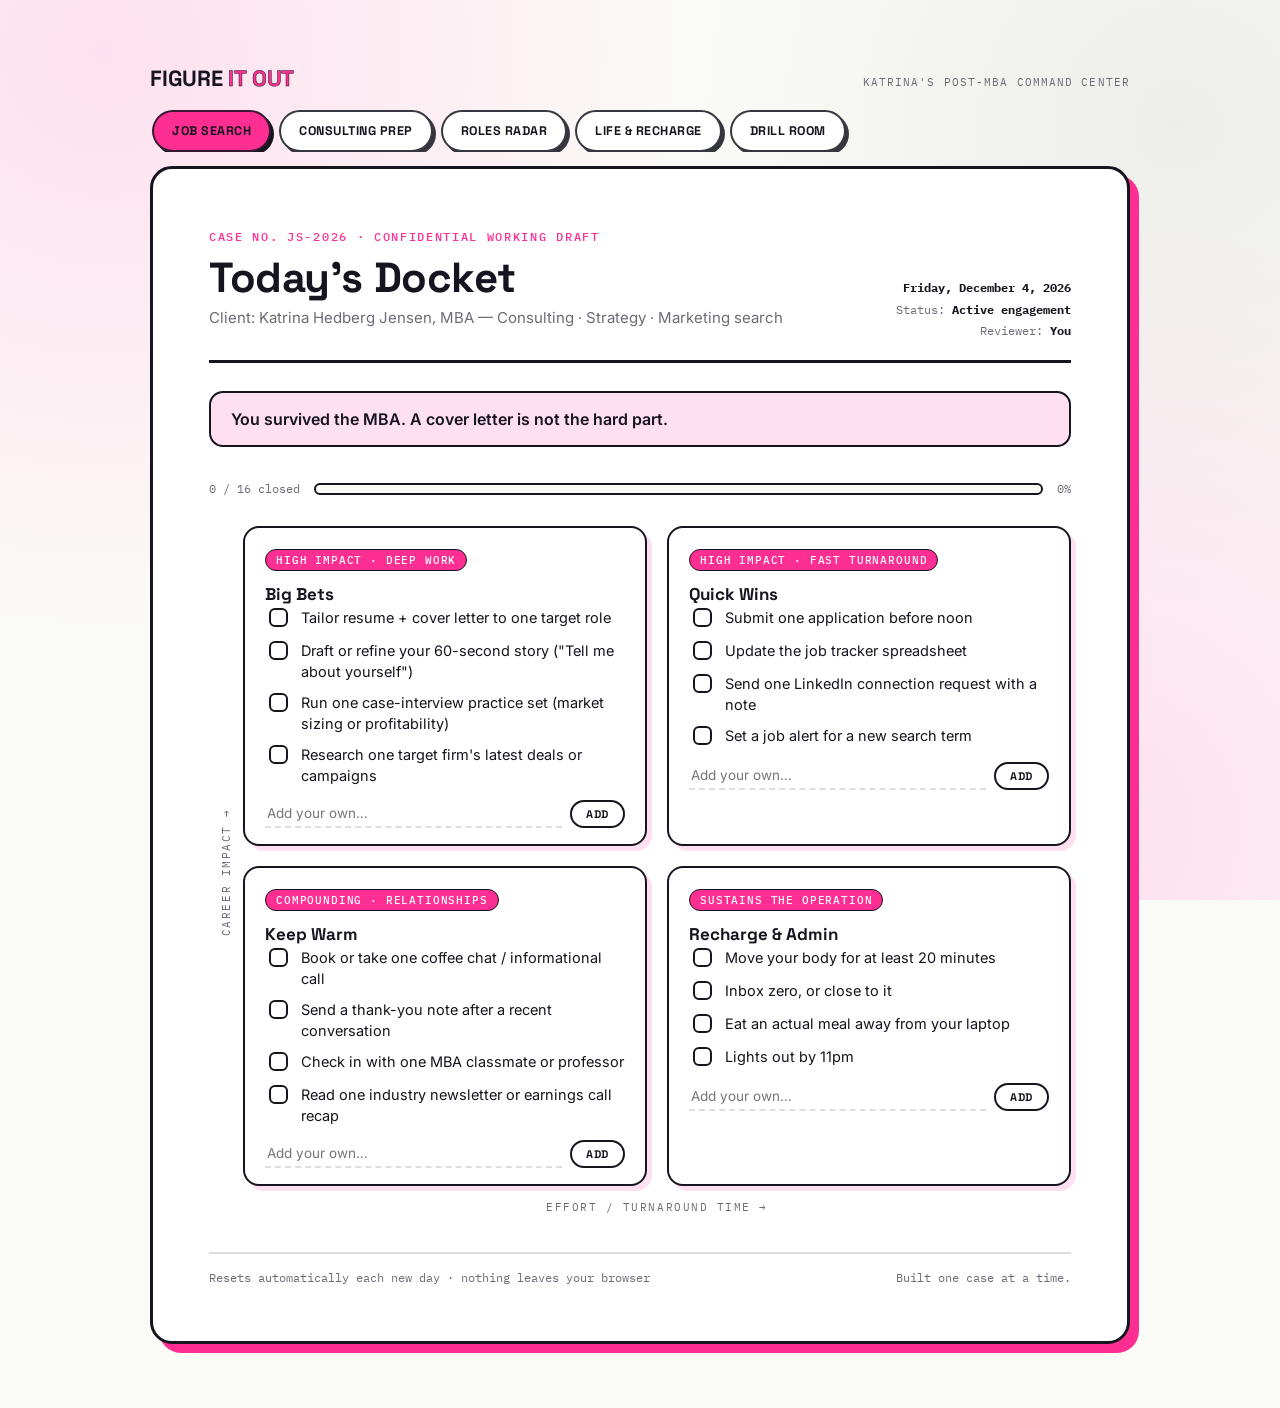
<file: index.html>
<!DOCTYPE html>
<html lang="en">
<head>
<meta charset="UTF-8">
<meta name="viewport" content="width=device-width, initial-scale=1.0">
<title>Figure It Out — Job Search Docket</title>
<link rel="preconnect" href="https://fonts.googleapis.com">
<link rel="preconnect" href="https://fonts.gstatic.com" crossorigin>
<link href="https://fonts.googleapis.com/css2?family=Space+Grotesk:wght@500;700&family=Inter:wght@400;500;600;700&family=IBM+Plex+Mono:wght@400;500&display=swap" rel="stylesheet">
<link rel="stylesheet" href="styles.css">
</head>
<body class="page-jobs">
<div class="wrap">

  <div class="brand-row">
    <a href="index.html" class="brand">FIGURE <span>IT OUT</span></a>
    <span class="brand-tag">Katrina's post-MBA command center</span>
  </div>

  <nav class="folder-tabs">
    <a class="folder-tab active" href="index.html">Job Search</a>
    <a class="folder-tab" href="prep.html">Consulting Prep</a>
    <a class="folder-tab" href="roles.html">Roles Radar</a>
    <a class="folder-tab" href="life.html">Life &amp; Recharge</a>
    <a class="folder-tab" href="drills.html">Drill Room</a>
  </nav>

  <div class="sheet">
    <header class="masthead">
      <div>
        <span class="case-label">Case No. JS-2026 · Confidential Working Draft</span>
        <h1>Today's Docket</h1>
        <p class="subject">Client: Katrina Hedberg Jensen, MBA — Consulting · Strategy · Marketing search</p>
      </div>
      <div class="docket-meta">
        <div><strong id="today-date">—</strong></div>
        <div>Status: <strong>Active engagement</strong></div>
        <div>Reviewer: <strong>You</strong></div>
      </div>
    </header>

    <p class="mantra" id="mantra">Loading today's mantra…</p>

    <div class="progress-row">
      <span id="progress-label">0 / 0 closed</span>
      <div class="progress-track"><div class="progress-fill" id="progress-fill"></div></div>
      <span id="progress-pct">0%</span>
    </div>

    <div class="matrix-axes">
      <div class="y-axis-label">Career impact →</div>
      <div>
        <div class="card-grid">

          <div class="card" data-quad="bigbets">
            <span class="stamp" id="stamp-bigbets">CLOSED</span>
            <span class="tag">High impact · Deep work</span>
            <h2>Big Bets</h2>
            <ul class="tasks" data-list="bigbets">
              <li><label><input type="checkbox"><span>Tailor resume + cover letter to one target role</span></label></li>
              <li><label><input type="checkbox"><span>Draft or refine your 60-second story ("Tell me about yourself")</span></label></li>
              <li><label><input type="checkbox"><span>Run one case-interview practice set (market sizing or profitability)</span></label></li>
              <li><label><input type="checkbox"><span>Research one target firm's latest deals or campaigns</span></label></li>
            </ul>
            <div class="custom-row"><input type="text" placeholder="Add your own…"><button type="button">Add</button></div>
          </div>

          <div class="card" data-quad="quickwins">
            <span class="stamp" id="stamp-quickwins">CLOSED</span>
            <span class="tag">High impact · Fast turnaround</span>
            <h2>Quick Wins</h2>
            <ul class="tasks" data-list="quickwins">
              <li><label><input type="checkbox"><span>Submit one application before noon</span></label></li>
              <li><label><input type="checkbox"><span>Update the job tracker spreadsheet</span></label></li>
              <li><label><input type="checkbox"><span>Send one LinkedIn connection request with a note</span></label></li>
              <li><label><input type="checkbox"><span>Set a job alert for a new search term</span></label></li>
            </ul>
            <div class="custom-row"><input type="text" placeholder="Add your own…"><button type="button">Add</button></div>
          </div>

          <div class="card" data-quad="keepwarm">
            <span class="stamp" id="stamp-keepwarm">CLOSED</span>
            <span class="tag">Compounding · Relationships</span>
            <h2>Keep Warm</h2>
            <ul class="tasks" data-list="keepwarm">
              <li><label><input type="checkbox"><span>Book or take one coffee chat / informational call</span></label></li>
              <li><label><input type="checkbox"><span>Send a thank-you note after a recent conversation</span></label></li>
              <li><label><input type="checkbox"><span>Check in with one MBA classmate or professor</span></label></li>
              <li><label><input type="checkbox"><span>Read one industry newsletter or earnings call recap</span></label></li>
            </ul>
            <div class="custom-row"><input type="text" placeholder="Add your own…"><button type="button">Add</button></div>
          </div>

          <div class="card" data-quad="recharge">
            <span class="stamp" id="stamp-recharge">CLOSED</span>
            <span class="tag">Sustains the operation</span>
            <h2>Recharge &amp; Admin</h2>
            <ul class="tasks" data-list="recharge">
              <li><label><input type="checkbox"><span>Move your body for at least 20 minutes</span></label></li>
              <li><label><input type="checkbox"><span>Inbox zero, or close to it</span></label></li>
              <li><label><input type="checkbox"><span>Eat an actual meal away from your laptop</span></label></li>
              <li><label><input type="checkbox"><span>Lights out by 11pm</span></label></li>
            </ul>
            <div class="custom-row"><input type="text" placeholder="Add your own…"><button type="button">Add</button></div>
          </div>

        </div>
        <div class="x-axis-label">Effort / turnaround time →</div>
      </div>
    </div>

    <footer class="site-footer">
      <span>Resets automatically each new day · nothing leaves your browser</span>
      <span>Built one case at a time.</span>
    </footer>
  </div>
</div>

<script>
(function(){
  const today = new Date();
  const dateStr = today.toLocaleDateString(undefined, { weekday: 'long', year: 'numeric', month: 'long', day: 'numeric' });
  document.getElementById('today-date').textContent = dateStr;

  const storageKey = 'docket-' + today.toISOString().slice(0,10);
  const customKey = storageKey + '-custom';

  const mantras = [
    "Every case starts with a hypothesis. Today's is: you're worth hiring.",
    "You don't need every door open. You need one to say yes.",
    "MECE your to-do list, not your worth.",
    "Momentum beats motivation. Close one item first.",
    "A 'no' today is a data point, not a verdict.",
    "The recruiter's calendar is not your report card.",
    "Small deal, real deal: quick wins compound into big bets.",
    "You survived the MBA. A cover letter is not the hard part."
  ];
  const dayIndex = Math.floor(today.getTime() / 86400000) % mantras.length;
  document.getElementById('mantra').textContent = mantras[dayIndex];

  const saved = JSON.parse(localStorage.getItem(storageKey) || '{}');
  const checkboxes = Array.from(document.querySelectorAll('.tasks input[type="checkbox"]'));

  checkboxes.forEach((box, i) => {
    box.dataset.idx = i;
    if (saved[i]) box.checked = true;
  });

  function quadIdFor(box){ return box.closest('.card').dataset.quad; }

  function updateStamp(quad){
    const list = document.querySelector('.tasks[data-list="' + quad + '"]');
    const boxes = list.querySelectorAll('input[type="checkbox"]');
    const allDone = boxes.length > 0 && Array.from(boxes).every(b => b.checked);
    const stamp = document.getElementById('stamp-' + quad);
    stamp.classList.toggle('show', allDone);
  }

  function updateProgress(){
    const total = checkboxes.length;
    const done = checkboxes.filter(b => b.checked).length;
    const pct = total ? Math.round((done/total)*100) : 0;
    document.getElementById('progress-label').textContent = done + ' / ' + total + ' closed';
    document.getElementById('progress-pct').textContent = pct + '%';
    document.getElementById('progress-fill').style.width = pct + '%';
  }

  function persist(){
    const state = {};
    checkboxes.forEach((b, i) => { state[i] = b.checked; });
    localStorage.setItem(storageKey, JSON.stringify(state));
  }

  checkboxes.forEach(box => {
    box.addEventListener('change', () => {
      persist();
      updateProgress();
      updateStamp(quadIdFor(box));
    });
  });

  ['bigbets','quickwins','keepwarm','recharge'].forEach(updateStamp);
  updateProgress();

  const customTasks = JSON.parse(localStorage.getItem(customKey) || '{}');

  function addCustomTask(quad, text, list){
    const li = document.createElement('li');
    const label = document.createElement('label');
    const input = document.createElement('input');
    input.type = 'checkbox';
    const span = document.createElement('span');
    span.textContent = text;
    label.appendChild(input);
    label.appendChild(span);
    li.appendChild(label);
    list.appendChild(li);
    checkboxes.push(input);
    input.addEventListener('change', () => {
      persist();
      updateProgress();
      updateStamp(quad);
    });
  }

  document.querySelectorAll('.custom-row').forEach(row => {
    const card = row.closest('.card');
    const quad = card.dataset.quad;
    const list = card.querySelector('.tasks');
    const input = row.querySelector('input[type="text"]');
    const button = row.querySelector('button');

    (customTasks[quad] || []).forEach(text => addCustomTask(quad, text, list));

    function submit(){
      const text = input.value.trim();
      if (!text) return;
      addCustomTask(quad, text, list);
      customTasks[quad] = customTasks[quad] || [];
      customTasks[quad].push(text);
      localStorage.setItem(customKey, JSON.stringify(customTasks));
      input.value = '';
      updateProgress();
      updateStamp(quad);
    }

    button.addEventListener('click', submit);
    input.addEventListener('keydown', e => { if (e.key === 'Enter') submit(); });
  });

  updateProgress();
})();
</script>
</body>
</html>
</file>
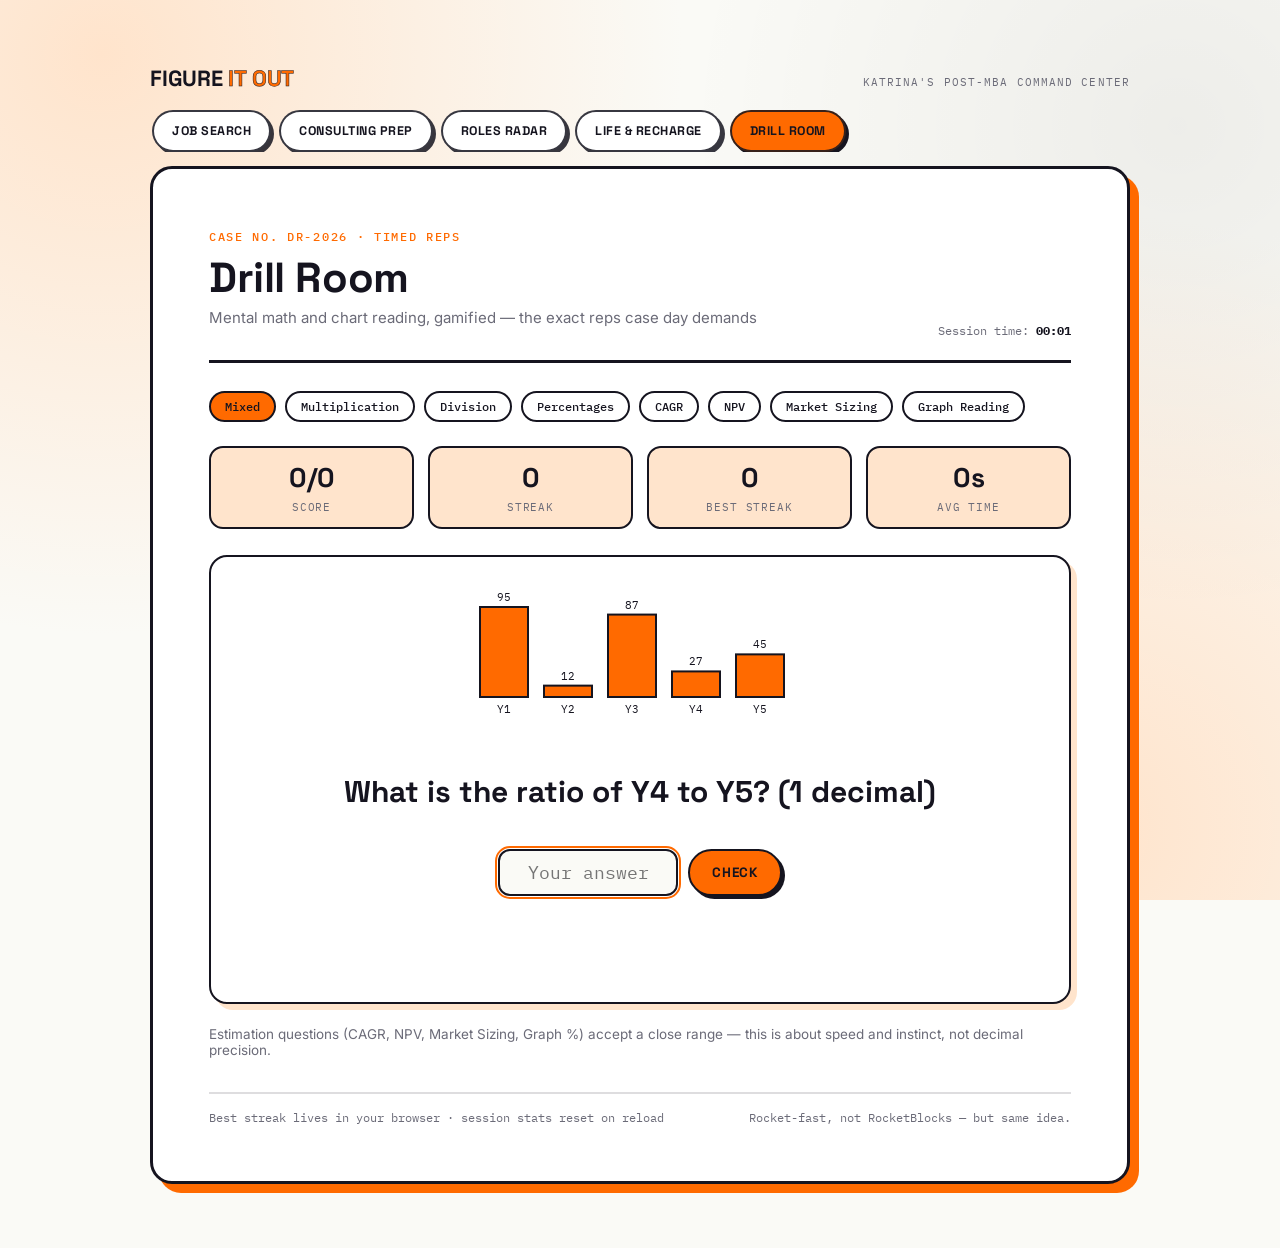
<file: drills.html>
<!DOCTYPE html>
<html lang="en">
<head>
<meta charset="UTF-8">
<meta name="viewport" content="width=device-width, initial-scale=1.0">
<title>Figure It Out — Drill Room</title>
<link rel="preconnect" href="https://fonts.googleapis.com">
<link rel="preconnect" href="https://fonts.gstatic.com" crossorigin>
<link href="https://fonts.googleapis.com/css2?family=Space+Grotesk:wght@500;700&family=Inter:wght@400;500;600;700&family=IBM+Plex+Mono:wght@400;500&display=swap" rel="stylesheet">
<link rel="stylesheet" href="styles.css">
</head>
<body class="page-drills">
<div class="wrap">

  <div class="brand-row">
    <a href="index.html" class="brand">FIGURE <span>IT OUT</span></a>
    <span class="brand-tag">Katrina's post-MBA command center</span>
  </div>

  <nav class="folder-tabs">
    <a class="folder-tab" href="index.html">Job Search</a>
    <a class="folder-tab" href="prep.html">Consulting Prep</a>
    <a class="folder-tab" href="roles.html">Roles Radar</a>
    <a class="folder-tab" href="life.html">Life &amp; Recharge</a>
    <a class="folder-tab active" href="drills.html">Drill Room</a>
  </nav>

  <div class="sheet">
    <header class="masthead">
      <div>
        <span class="case-label">Case No. DR-2026 · Timed Reps</span>
        <h1>Drill Room</h1>
        <p class="subject">Mental math and chart reading, gamified — the exact reps case day demands</p>
      </div>
      <div class="docket-meta">
        <div>Session time: <strong id="stat-timer">00:00</strong></div>
      </div>
    </header>

    <div class="chip-list" id="category-chips">
      <span class="chip selectable active" data-cat="mixed">Mixed</span>
      <span class="chip selectable" data-cat="multiplication">Multiplication</span>
      <span class="chip selectable" data-cat="division">Division</span>
      <span class="chip selectable" data-cat="percentages">Percentages</span>
      <span class="chip selectable" data-cat="cagr">CAGR</span>
      <span class="chip selectable" data-cat="npv">NPV</span>
      <span class="chip selectable" data-cat="marketsizing">Market Sizing</span>
      <span class="chip selectable" data-cat="graph">Graph Reading</span>
    </div>

    <div class="stat-row">
      <div class="stat-box"><span class="num" id="stat-score">0/0</span><span class="lbl">Score</span></div>
      <div class="stat-box"><span class="num" id="stat-streak">0</span><span class="lbl">Streak</span></div>
      <div class="stat-box"><span class="num" id="stat-best">0</span><span class="lbl">Best streak</span></div>
      <div class="stat-box"><span class="num" id="stat-avg">0s</span><span class="lbl">Avg time</span></div>
    </div>

    <div class="drill-card">
      <div id="drill-graph-holder" style="display:flex; justify-content:center;"></div>
      <div class="drill-prompt" id="drill-prompt">Loading…</div>
      <div class="drill-input-row">
        <input type="text" id="drill-answer" inputmode="decimal" autocomplete="off" placeholder="Your answer">
        <button class="btn" id="submit-btn">Check</button>
        <button class="btn ghost" id="next-btn" style="display:none;">Next →</button>
      </div>
      <div class="drill-feedback" id="drill-feedback"></div>
    </div>

    <p class="section-note" style="margin-top:22px;">Estimation questions (CAGR, NPV, Market Sizing, Graph %) accept a close range — this is about speed and instinct, not decimal precision.</p>

    <footer class="site-footer">
      <span>Best streak lives in your browser · session stats reset on reload</span>
      <span>Rocket-fast, not RocketBlocks — but same idea.</span>
    </footer>
  </div>
</div>

<script>
(function(){
  function randInt(min,max){ return Math.floor(Math.random()*(max-min+1))+min; }
  function pick(arr){ return arr[randInt(0,arr.length-1)]; }

  function genMultiplication(){
    let a,b;
    if (Math.random()<0.3){ a=randInt(2,9); b=randInt(11,99); } else { a=randInt(11,99); b=randInt(11,99); }
    const answer = a*b;
    return {
      prompt: a + ' × ' + b + ' = ?',
      check: (val) => { const num=parseFloat(val.replace(/,/g,'')); return { ok: num===answer, correctText:String(answer) }; },
      explanation: 'Break it apart, e.g. ' + a + ' × ' + b + ' = ' + answer + '.'
    };
  }

  function genDivision(){
    const divisor = randInt(4,60);
    const quotient = randInt(3,40);
    const dividend = divisor*quotient;
    return {
      prompt: dividend + ' ÷ ' + divisor + ' = ?',
      check: (val) => { const num=parseFloat(val); return { ok: num===quotient, correctText:String(quotient) }; },
      explanation: dividend + ' ÷ ' + divisor + ' = ' + quotient + '.'
    };
  }

  const NICE_PCTS = [5,10,15,20,25,50,75];
  function genPercentages(){
    const pct = pick(NICE_PCTS);
    const base = 20*randInt(1,45);
    const answer = Math.round(pct/100*base);
    if (Math.random()<0.5){
      return {
        prompt: 'What is ' + pct + '% of ' + base + '?',
        check: (val)=>{ const num=parseFloat(val); return {ok:num===answer, correctText:String(answer)}; },
        explanation: pct + '% of ' + base + ' = ' + answer + '.'
      };
    }
    return {
      prompt: answer + ' is what percent of ' + base + '?',
      check: (val)=>{ const num=parseFloat(val); return {ok:num===pct, correctText:pct+'%'}; },
      explanation: answer + ' / ' + base + ' = ' + pct + '%.'
    };
  }

  function genCAGR(){
    const rates=[5,10,15,20,25,30];
    const r = pick(rates);
    const n = randInt(1,3);
    const start = 20*randInt(5,45);
    const endExact = start*Math.pow(1+r/100, n);
    const end = Math.round(endExact/5)*5;
    return {
      prompt: '$' + start + ' grows to $' + end + ' over ' + n + ' year' + (n>1?'s':'') + '. CAGR ≈ ? (%)',
      check: (val)=>{ const num=parseFloat(val); return { ok: Math.abs(num-r)<=1.5, correctText: '~'+r+'%' }; },
      explanation: 'CAGR = (End / Start)^(1/years) − 1 ≈ ' + r + '%.'
    };
  }

  function genNPV(){
    const cf = 100*randInt(2,20);
    const rate = pick([5,10,15,20]);
    const n = randInt(1,3);
    const pv = cf/Math.pow(1+rate/100,n);
    const pvRounded = Math.round(pv/10)*10;
    return {
      prompt: 'Receive $' + cf + ' in ' + n + ' year' + (n>1?'s':'') + '. Discount rate ' + rate + '%. PV ≈ ? (nearest $10)',
      check: (val)=>{ const num=parseFloat(val); const tol=Math.max(10, pvRounded*0.1); return { ok: Math.abs(num-pvRounded)<=tol, correctText: '~$'+pvRounded }; },
      explanation: 'PV = ' + cf + ' / (1.' + rate.toString().padStart(2,'0') + ')^' + n + ' ≈ $' + Math.round(pv) + '.'
    };
  }

  function genMarketSizing(){
    const templates = [
      () => {
        const pop = 10*randInt(4,60);
        const adultPct = pick([50,55,60,65,70]);
        const ownPct = pick([20,30,40,50,60]);
        return { answer: pop*(adultPct/100)*(ownPct/100), unit:'million cars',
          prompt: 'Assume a country has a population of ' + pop + ' million. ' + adultPct + '% are adults, and ' + ownPct + '% of adults own a car. Roughly how many million cars? (nearest 5)' };
      },
      () => {
        const households = 10*randInt(5,80);
        const pctSubscribe = pick([10,15,20,25,30,35]);
        return { answer: households*(pctSubscribe/100), unit:'thousand households',
          prompt: 'A city has ' + households + ' thousand households. ' + pctSubscribe + '% subscribe to a streaming service. Roughly how many thousand households subscribe? (nearest 5)' };
      },
      () => {
        const pop = 10*randInt(3,50);
        const visitPct = pick([5,10,15,20]);
        const timesPerYear = pick([2,3,4,6]);
        return { answer: pop*(visitPct/100)*timesPerYear, unit:'million visits/year',
          prompt: 'A region has ' + pop + ' million people. ' + visitPct + '% visit a theme park, averaging ' + timesPerYear + ' visits/year. Roughly how many million visits per year? (nearest 5)' };
      }
    ];
    const t = pick(templates)();
    const rounded = Math.round(t.answer/5)*5;
    return {
      prompt: t.prompt,
      check: (val)=>{ const num=parseFloat(val); const tol=Math.max(5, rounded*0.15); return { ok: Math.abs(num-rounded)<=tol, correctText:'~'+rounded }; },
      explanation: 'Chain the assumptions step by step: ≈ ' + rounded + ' ' + t.unit + '.'
    };
  }

  function buildBarSVG(labels, values){
    const max = Math.max(...values);
    const barW=48, gap=16, baseY=110;
    let bars='';
    labels.forEach((lab,i)=>{
      const barH = (values[i]/max)*90;
      const x = 10 + i*(barW+gap);
      const y = baseY-barH;
      bars += '<rect x="'+x+'" y="'+y+'" width="'+barW+'" height="'+barH+'"></rect>';
      bars += '<text x="'+(x+barW/2)+'" y="'+(baseY+16)+'" text-anchor="middle">'+lab+'</text>';
      bars += '<text x="'+(x+barW/2)+'" y="'+(y-6)+'" text-anchor="middle">'+values[i]+'</text>';
    });
    const width = 20 + labels.length*(barW+gap);
    return '<svg class="drill-graph" viewBox="0 0 '+width+' 140" width="100%" style="max-width:'+width+'px" height="140">' + bars + '</svg>';
  }

  function genGraph(){
    const n = randInt(4,5);
    const values = Array.from({length:n}, ()=>randInt(10,100));
    const labels = Array.from({length:n}, (_,i)=>'Y'+(i+1));
    const svg = buildBarSVG(labels, values);
    const subtype = pick(['change','extreme','ratio']);

    if (subtype==='change'){
      const i = randInt(0,n-2), j=i+1;
      const a=values[i], b=values[j];
      const rounded = Math.round(((b-a)/a)*100);
      return {
        prompt: 'From ' + labels[i] + ' to ' + labels[j] + ', what is the % change? (nearest whole %, use − for a drop)',
        graph: svg,
        check: (val)=>{ const num=parseFloat(val); return { ok: Math.abs(num-rounded)<=2, correctText: rounded+'%' }; },
        explanation: '(' + b + ' − ' + a + ') / ' + a + ' ≈ ' + rounded + '%.'
      };
    }
    if (subtype==='extreme'){
      const wantMax = Math.random()<0.5;
      const target = wantMax ? Math.max(...values) : Math.min(...values);
      const idx = values.indexOf(target);
      return {
        prompt: 'Which year has the ' + (wantMax?'highest':'lowest') + ' value? (type Y1, Y2, …)',
        graph: svg,
        check: (val)=>{ const ok = val.trim().toUpperCase().replace(/\s/g,'') === labels[idx]; return { ok, correctText: labels[idx] }; },
        explanation: labels[idx] + ' is the ' + (wantMax?'highest':'lowest') + ' at ' + target + '.'
      };
    }
    let i = randInt(0,n-1), j=randInt(0,n-1);
    while (j===i) j = randInt(0,n-1);
    const ratio = values[i]/values[j];
    const rounded = Math.round(ratio*10)/10;
    return {
      prompt: 'What is the ratio of ' + labels[i] + ' to ' + labels[j] + '? (1 decimal)',
      graph: svg,
      check: (val)=>{ const num=parseFloat(val); return { ok: Math.abs(num-rounded)<=0.15, correctText: rounded.toFixed(1) }; },
      explanation: values[i] + ' / ' + values[j] + ' ≈ ' + rounded.toFixed(1) + '.'
    };
  }

  const GENERATORS = {
    multiplication: genMultiplication,
    division: genDivision,
    percentages: genPercentages,
    cagr: genCAGR,
    npv: genNPV,
    marketsizing: genMarketSizing,
    graph: genGraph
  };
  const CATEGORY_KEYS = Object.keys(GENERATORS);

  let activeCategory = 'mixed';
  let current = null;
  let score=0, total=0, streak=0;
  let bestStreak = parseInt(localStorage.getItem('drills-best-streak') || '0', 10);
  let totalTimeMs=0, answeredCount=0;
  let questionStartTime=null;
  let sessionStartTime=Date.now();

  const promptEl = document.getElementById('drill-prompt');
  const graphHolder = document.getElementById('drill-graph-holder');
  const input = document.getElementById('drill-answer');
  const feedback = document.getElementById('drill-feedback');
  const submitBtn = document.getElementById('submit-btn');
  const nextBtn = document.getElementById('next-btn');

  function newQuestion(){
    const key = activeCategory==='mixed' ? pick(CATEGORY_KEYS) : activeCategory;
    current = GENERATORS[key]();
    questionStartTime = Date.now();
    graphHolder.innerHTML = current.graph || '';
    promptEl.textContent = current.prompt;
    input.value = '';
    input.disabled = false;
    input.focus();
    feedback.innerHTML = '';
    feedback.className = 'drill-feedback';
    submitBtn.style.display = 'inline-block';
    nextBtn.style.display = 'none';
  }

  function updateStats(){
    document.getElementById('stat-score').textContent = score + '/' + total;
    document.getElementById('stat-streak').textContent = streak;
    document.getElementById('stat-best').textContent = bestStreak;
    const avg = answeredCount ? Math.round(totalTimeMs/answeredCount/100)/10 : 0;
    document.getElementById('stat-avg').textContent = avg + 's';
  }

  function submitAnswer(){
    const val = input.value.trim();
    if (!val) return;
    const result = current.check(val);
    total++;
    totalTimeMs += (Date.now()-questionStartTime);
    answeredCount++;
    if (result.ok){
      score++; streak++;
      if (streak > bestStreak){ bestStreak = streak; localStorage.setItem('drills-best-streak', String(bestStreak)); }
      feedback.className = 'drill-feedback correct';
      feedback.innerHTML = '<span class="verdict">Correct.</span>' + current.explanation;
    } else {
      streak = 0;
      feedback.className = 'drill-feedback wrong';
      feedback.innerHTML = '<span class="verdict">Not quite — answer: ' + result.correctText + '</span>' + current.explanation;
    }
    input.disabled = true;
    submitBtn.style.display = 'none';
    nextBtn.style.display = 'inline-block';
    nextBtn.focus();
    updateStats();
  }

  submitBtn.addEventListener('click', submitAnswer);
  nextBtn.addEventListener('click', newQuestion);
  input.addEventListener('keydown', (e) => {
    if (e.key !== 'Enter') return;
    if (!input.disabled) submitAnswer(); else newQuestion();
  });

  document.querySelectorAll('#category-chips .chip').forEach(chip => {
    chip.addEventListener('click', () => {
      document.querySelectorAll('#category-chips .chip').forEach(c => c.classList.remove('active'));
      chip.classList.add('active');
      activeCategory = chip.dataset.cat;
      newQuestion();
    });
  });

  function tickTimer(){
    const secs = Math.floor((Date.now()-sessionStartTime)/1000);
    const mm = String(Math.floor(secs/60)).padStart(2,'0');
    const ss = String(secs%60).padStart(2,'0');
    document.getElementById('stat-timer').textContent = mm+':'+ss;
  }
  setInterval(tickTimer, 1000);

  updateStats();
  newQuestion();
})();
</script>
</body>
</html>
</file>
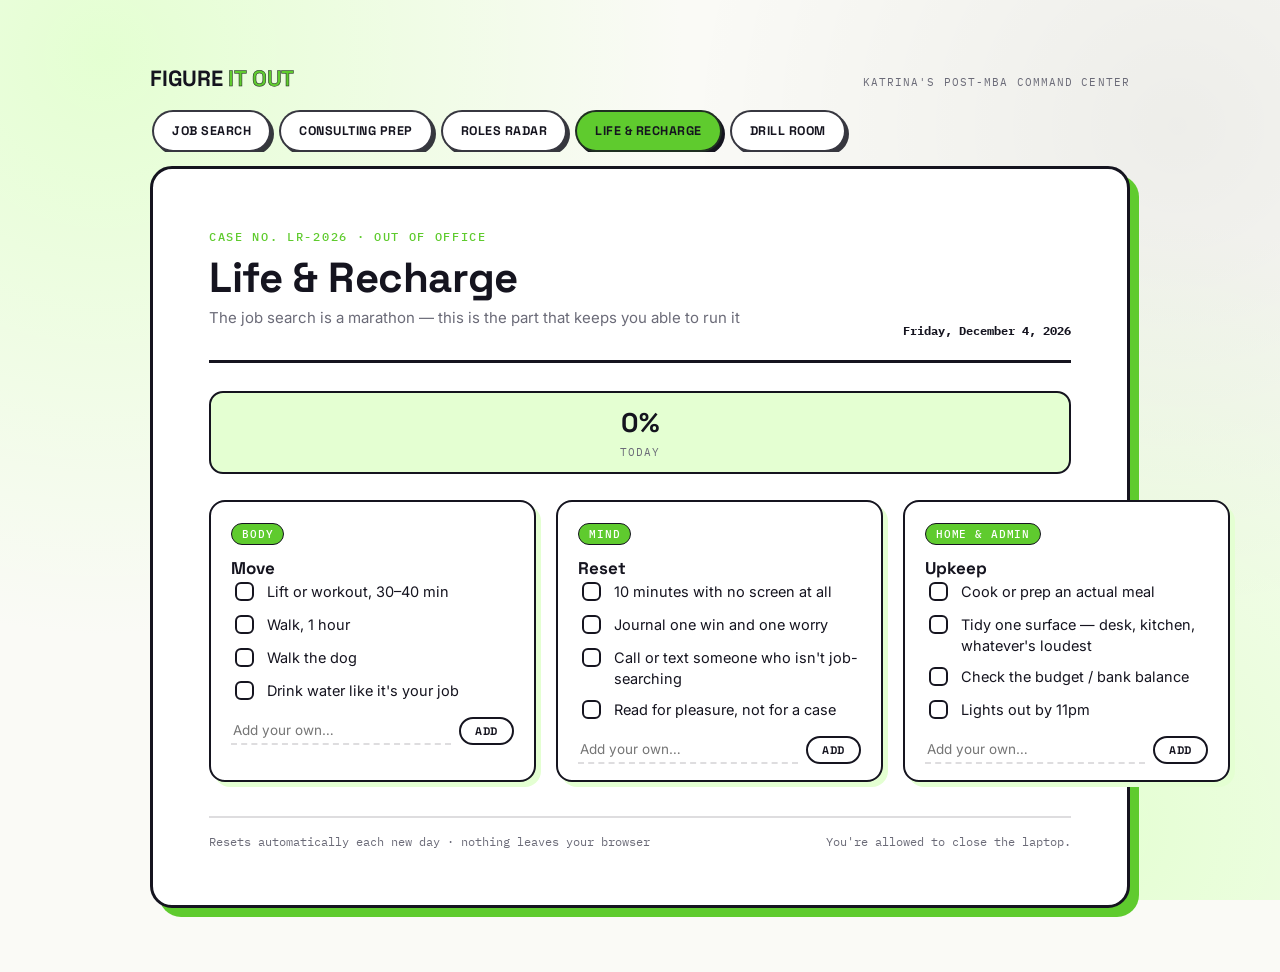
<file: life.html>
<!DOCTYPE html>
<html lang="en">
<head>
<meta charset="UTF-8">
<meta name="viewport" content="width=device-width, initial-scale=1.0">
<title>Figure It Out — Life &amp; Recharge</title>
<link rel="preconnect" href="https://fonts.googleapis.com">
<link rel="preconnect" href="https://fonts.gstatic.com" crossorigin>
<link href="https://fonts.googleapis.com/css2?family=Space+Grotesk:wght@500;700&family=Inter:wght@400;500;600;700&family=IBM+Plex+Mono:wght@400;500&display=swap" rel="stylesheet">
<link rel="stylesheet" href="styles.css">
</head>
<body class="page-life">
<div class="wrap">

  <div class="brand-row">
    <a href="index.html" class="brand">FIGURE <span>IT OUT</span></a>
    <span class="brand-tag">Katrina's post-MBA command center</span>
  </div>

  <nav class="folder-tabs">
    <a class="folder-tab" href="index.html">Job Search</a>
    <a class="folder-tab" href="prep.html">Consulting Prep</a>
    <a class="folder-tab" href="roles.html">Roles Radar</a>
    <a class="folder-tab active" href="life.html">Life &amp; Recharge</a>
    <a class="folder-tab" href="drills.html">Drill Room</a>
  </nav>

  <div class="sheet">
    <header class="masthead">
      <div>
        <span class="case-label">Case No. LR-2026 · Out of Office</span>
        <h1>Life &amp; Recharge</h1>
        <p class="subject">The job search is a marathon — this is the part that keeps you able to run it</p>
      </div>
      <div class="docket-meta">
        <div><strong id="today-date">—</strong></div>
      </div>
    </header>

    <div class="stat-row">
      <span class="stat-box"><span class="num" id="life-pct">0%</span><span class="lbl">Today</span></span>
    </div>

    <div class="card-grid thirds">

      <div class="card" data-quad="body">
        <span class="stamp" id="stamp-body">CLOSED</span>
        <span class="tag">Body</span>
        <h2>Move</h2>
        <ul class="tasks" data-list="body">
          <li><label><input type="checkbox"><span>Lift or workout, 30–40 min</span></label></li>
          <li><label><input type="checkbox"><span>Walk, 1 hour</span></label></li>
          <li><label><input type="checkbox"><span>Walk the dog</span></label></li>
          <li><label><input type="checkbox"><span>Drink water like it's your job</span></label></li>
        </ul>
        <div class="custom-row"><input type="text" placeholder="Add your own…"><button type="button">Add</button></div>
      </div>

      <div class="card" data-quad="mind">
        <span class="stamp" id="stamp-mind">CLOSED</span>
        <span class="tag">Mind</span>
        <h2>Reset</h2>
        <ul class="tasks" data-list="mind">
          <li><label><input type="checkbox"><span>10 minutes with no screen at all</span></label></li>
          <li><label><input type="checkbox"><span>Journal one win and one worry</span></label></li>
          <li><label><input type="checkbox"><span>Call or text someone who isn't job-searching</span></label></li>
          <li><label><input type="checkbox"><span>Read for pleasure, not for a case</span></label></li>
        </ul>
        <div class="custom-row"><input type="text" placeholder="Add your own…"><button type="button">Add</button></div>
      </div>

      <div class="card" data-quad="home">
        <span class="stamp" id="stamp-home">CLOSED</span>
        <span class="tag">Home &amp; admin</span>
        <h2>Upkeep</h2>
        <ul class="tasks" data-list="home">
          <li><label><input type="checkbox"><span>Cook or prep an actual meal</span></label></li>
          <li><label><input type="checkbox"><span>Tidy one surface — desk, kitchen, whatever's loudest</span></label></li>
          <li><label><input type="checkbox"><span>Check the budget / bank balance</span></label></li>
          <li><label><input type="checkbox"><span>Lights out by 11pm</span></label></li>
        </ul>
        <div class="custom-row"><input type="text" placeholder="Add your own…"><button type="button">Add</button></div>
      </div>

    </div>

    <footer class="site-footer">
      <span>Resets automatically each new day · nothing leaves your browser</span>
      <span>You're allowed to close the laptop.</span>
    </footer>
  </div>
</div>

<script>
(function(){
  const today = new Date();
  document.getElementById('today-date').textContent = today.toLocaleDateString(undefined, { weekday: 'long', year: 'numeric', month: 'long', day: 'numeric' });

  const storageKey = 'life-' + today.toISOString().slice(0,10);
  const customKey = storageKey + '-custom';

  const saved = JSON.parse(localStorage.getItem(storageKey) || '{}');
  const checkboxes = Array.from(document.querySelectorAll('.tasks input[type="checkbox"]'));
  checkboxes.forEach((box, i) => { box.dataset.idx = i; if (saved[i]) box.checked = true; });

  function quadIdFor(box){ return box.closest('.card').dataset.quad; }
  function updateStamp(quad){
    const list = document.querySelector('.tasks[data-list="' + quad + '"]');
    const boxes = list.querySelectorAll('input[type="checkbox"]');
    const allDone = boxes.length > 0 && Array.from(boxes).every(b => b.checked);
    document.getElementById('stamp-' + quad).classList.toggle('show', allDone);
  }
  function updatePct(){
    const total = checkboxes.length;
    const done = checkboxes.filter(b => b.checked).length;
    document.getElementById('life-pct').textContent = (total ? Math.round((done/total)*100) : 0) + '%';
  }
  function persist(){
    const state = {};
    checkboxes.forEach((b, i) => { state[i] = b.checked; });
    localStorage.setItem(storageKey, JSON.stringify(state));
  }
  checkboxes.forEach(box => {
    box.addEventListener('change', () => { persist(); updateStamp(quadIdFor(box)); updatePct(); });
  });
  ['body','mind','home'].forEach(updateStamp);
  updatePct();

  const customTasks = JSON.parse(localStorage.getItem(customKey) || '{}');
  function addCustomTask(quad, text, list){
    const li = document.createElement('li');
    const label = document.createElement('label');
    const input = document.createElement('input');
    input.type = 'checkbox';
    const span = document.createElement('span');
    span.textContent = text;
    label.appendChild(input); label.appendChild(span); li.appendChild(label); list.appendChild(li);
    checkboxes.push(input);
    input.addEventListener('change', () => { persist(); updateStamp(quad); updatePct(); });
  }
  document.querySelectorAll('.custom-row').forEach(row => {
    const card = row.closest('.card');
    const quad = card.dataset.quad;
    const list = card.querySelector('.tasks');
    const input = row.querySelector('input[type="text"]');
    const button = row.querySelector('button');
    (customTasks[quad] || []).forEach(text => addCustomTask(quad, text, list));
    function submit(){
      const text = input.value.trim();
      if (!text) return;
      addCustomTask(quad, text, list);
      customTasks[quad] = customTasks[quad] || [];
      customTasks[quad].push(text);
      localStorage.setItem(customKey, JSON.stringify(customTasks));
      input.value = '';
      updateStamp(quad);
      updatePct();
    }
    button.addEventListener('click', submit);
    input.addEventListener('keydown', e => { if (e.key === 'Enter') submit(); });
  });
})();
</script>
</body>
</html>
</file>
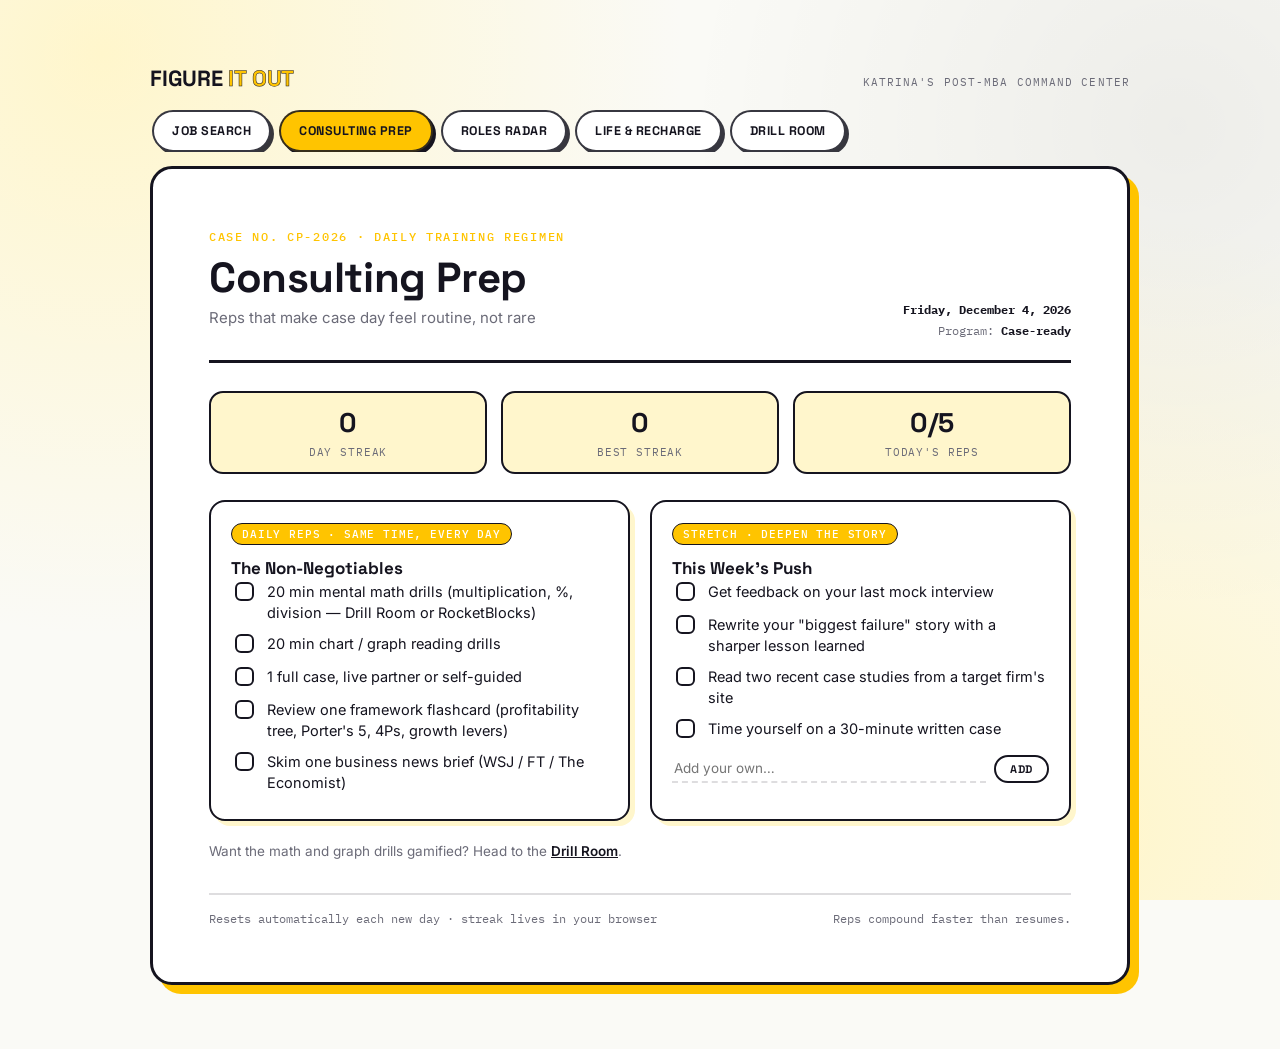
<file: prep.html>
<!DOCTYPE html>
<html lang="en">
<head>
<meta charset="UTF-8">
<meta name="viewport" content="width=device-width, initial-scale=1.0">
<title>Figure It Out — Consulting Prep</title>
<link rel="preconnect" href="https://fonts.googleapis.com">
<link rel="preconnect" href="https://fonts.gstatic.com" crossorigin>
<link href="https://fonts.googleapis.com/css2?family=Space+Grotesk:wght@500;700&family=Inter:wght@400;500;600;700&family=IBM+Plex+Mono:wght@400;500&display=swap" rel="stylesheet">
<link rel="stylesheet" href="styles.css">
</head>
<body class="page-prep">
<div class="wrap">

  <div class="brand-row">
    <a href="index.html" class="brand">FIGURE <span>IT OUT</span></a>
    <span class="brand-tag">Katrina's post-MBA command center</span>
  </div>

  <nav class="folder-tabs">
    <a class="folder-tab" href="index.html">Job Search</a>
    <a class="folder-tab active" href="prep.html">Consulting Prep</a>
    <a class="folder-tab" href="roles.html">Roles Radar</a>
    <a class="folder-tab" href="life.html">Life &amp; Recharge</a>
    <a class="folder-tab" href="drills.html">Drill Room</a>
  </nav>

  <div class="sheet">
    <header class="masthead">
      <div>
        <span class="case-label">Case No. CP-2026 · Daily Training Regimen</span>
        <h1>Consulting Prep</h1>
        <p class="subject">Reps that make case day feel routine, not rare</p>
      </div>
      <div class="docket-meta">
        <div><strong id="today-date">—</strong></div>
        <div>Program: <strong>Case-ready</strong></div>
      </div>
    </header>

    <div class="stat-row">
      <div class="stat-box"><span class="num" id="streak-current">0</span><span class="lbl">Day streak</span></div>
      <div class="stat-box"><span class="num" id="streak-best">0</span><span class="lbl">Best streak</span></div>
      <div class="stat-box"><span class="num" id="reps-today">0/5</span><span class="lbl">Today's reps</span></div>
    </div>

    <div class="card-grid">

      <div class="card" data-quad="reps" style="grid-column: span 1;">
        <span class="stamp" id="stamp-reps">CLOSED</span>
        <span class="tag">Daily reps · same time, every day</span>
        <h2>The Non-Negotiables</h2>
        <ul class="tasks" data-list="reps">
          <li><label><input type="checkbox" data-core="1"><span>20 min mental math drills (multiplication, %, division — Drill Room or RocketBlocks)</span></label></li>
          <li><label><input type="checkbox" data-core="1"><span>20 min chart / graph reading drills</span></label></li>
          <li><label><input type="checkbox" data-core="1"><span>1 full case, live partner or self-guided</span></label></li>
          <li><label><input type="checkbox" data-core="1"><span>Review one framework flashcard (profitability tree, Porter's 5, 4Ps, growth levers)</span></label></li>
          <li><label><input type="checkbox" data-core="1"><span>Skim one business news brief (WSJ / FT / The Economist)</span></label></li>
        </ul>
      </div>

      <div class="card" data-quad="weekly">
        <span class="stamp" id="stamp-weekly">CLOSED</span>
        <span class="tag">Stretch · deepen the story</span>
        <h2>This Week's Push</h2>
        <ul class="tasks" data-list="weekly">
          <li><label><input type="checkbox"><span>Get feedback on your last mock interview</span></label></li>
          <li><label><input type="checkbox"><span>Rewrite your "biggest failure" story with a sharper lesson learned</span></label></li>
          <li><label><input type="checkbox"><span>Read two recent case studies from a target firm's site</span></label></li>
          <li><label><input type="checkbox"><span>Time yourself on a 30-minute written case</span></label></li>
        </ul>
        <div class="custom-row"><input type="text" placeholder="Add your own…"><button type="button">Add</button></div>
      </div>

    </div>

    <p class="section-note" style="margin-top:22px;">Want the math and graph drills gamified? Head to the <a href="drills.html">Drill Room</a>.</p>

    <footer class="site-footer">
      <span>Resets automatically each new day · streak lives in your browser</span>
      <span>Reps compound faster than resumes.</span>
    </footer>
  </div>
</div>

<script>
(function(){
  const today = new Date();
  document.getElementById('today-date').textContent = today.toLocaleDateString(undefined, { weekday: 'long', year: 'numeric', month: 'long', day: 'numeric' });

  function ymd(d){ return d.toISOString().slice(0,10); }
  const todayKey = ymd(today);
  const storageKey = 'prep-' + todayKey;
  const customKey = storageKey + '-custom';

  const saved = JSON.parse(localStorage.getItem(storageKey) || '{}');
  const checkboxes = Array.from(document.querySelectorAll('.tasks input[type="checkbox"]'));
  checkboxes.forEach((box, i) => { box.dataset.idx = i; if (saved[i]) box.checked = true; });

  function quadIdFor(box){ return box.closest('.card').dataset.quad; }

  function updateStamp(quad){
    const list = document.querySelector('.tasks[data-list="' + quad + '"]');
    const boxes = list.querySelectorAll('input[type="checkbox"]');
    const allDone = boxes.length > 0 && Array.from(boxes).every(b => b.checked);
    document.getElementById('stamp-' + quad).classList.toggle('show', allDone);
  }

  const coreIndices = [];
  checkboxes.forEach((b, i) => { if (b.dataset.core === '1') coreIndices.push(i); });

  function coreDoneForDate(dateKey){
    const raw = localStorage.getItem('prep-' + dateKey);
    if (!raw) return false;
    const state = JSON.parse(raw);
    return coreIndices.every(i => state[i] === true);
  }

  function computeStreak(){
    let streak = 0;
    let cursor = new Date(today);
    while (true){
      const key = ymd(cursor);
      if (coreDoneForDate(key)){
        streak++;
        cursor.setDate(cursor.getDate() - 1);
      } else {
        break;
      }
    }
    return streak;
  }

  function updateStats(){
    const doneCore = coreIndices.filter(i => checkboxes[i].checked).length;
    document.getElementById('reps-today').textContent = doneCore + '/' + coreIndices.length;

    const streak = computeStreak();
    document.getElementById('streak-current').textContent = streak;

    const best = Math.max(streak, parseInt(localStorage.getItem('prep-best-streak') || '0', 10));
    localStorage.setItem('prep-best-streak', String(best));
    document.getElementById('streak-best').textContent = best;
  }

  function persist(){
    const state = {};
    checkboxes.forEach((b, i) => { state[i] = b.checked; });
    localStorage.setItem(storageKey, JSON.stringify(state));
  }

  checkboxes.forEach(box => {
    box.addEventListener('change', () => {
      persist();
      updateStamp(quadIdFor(box));
      updateStats();
    });
  });

  ['reps','weekly'].forEach(updateStamp);
  updateStats();

  const customTasks = JSON.parse(localStorage.getItem(customKey) || '{}');
  function addCustomTask(quad, text, list){
    const li = document.createElement('li');
    const label = document.createElement('label');
    const input = document.createElement('input');
    input.type = 'checkbox';
    const span = document.createElement('span');
    span.textContent = text;
    label.appendChild(input); label.appendChild(span); li.appendChild(label); list.appendChild(li);
    checkboxes.push(input);
    input.addEventListener('change', () => { persist(); updateStamp(quad); updateStats(); });
  }

  document.querySelectorAll('.custom-row').forEach(row => {
    const card = row.closest('.card');
    const quad = card.dataset.quad;
    const list = card.querySelector('.tasks');
    const input = row.querySelector('input[type="text"]');
    const button = row.querySelector('button');
    (customTasks[quad] || []).forEach(text => addCustomTask(quad, text, list));
    function submit(){
      const text = input.value.trim();
      if (!text) return;
      addCustomTask(quad, text, list);
      customTasks[quad] = customTasks[quad] || [];
      customTasks[quad].push(text);
      localStorage.setItem(customKey, JSON.stringify(customTasks));
      input.value = '';
      updateStamp(quad);
      updateStats();
    }
    button.addEventListener('click', submit);
    input.addEventListener('keydown', e => { if (e.key === 'Enter') submit(); });
  });
})();
</script>
</body>
</html>
</file>
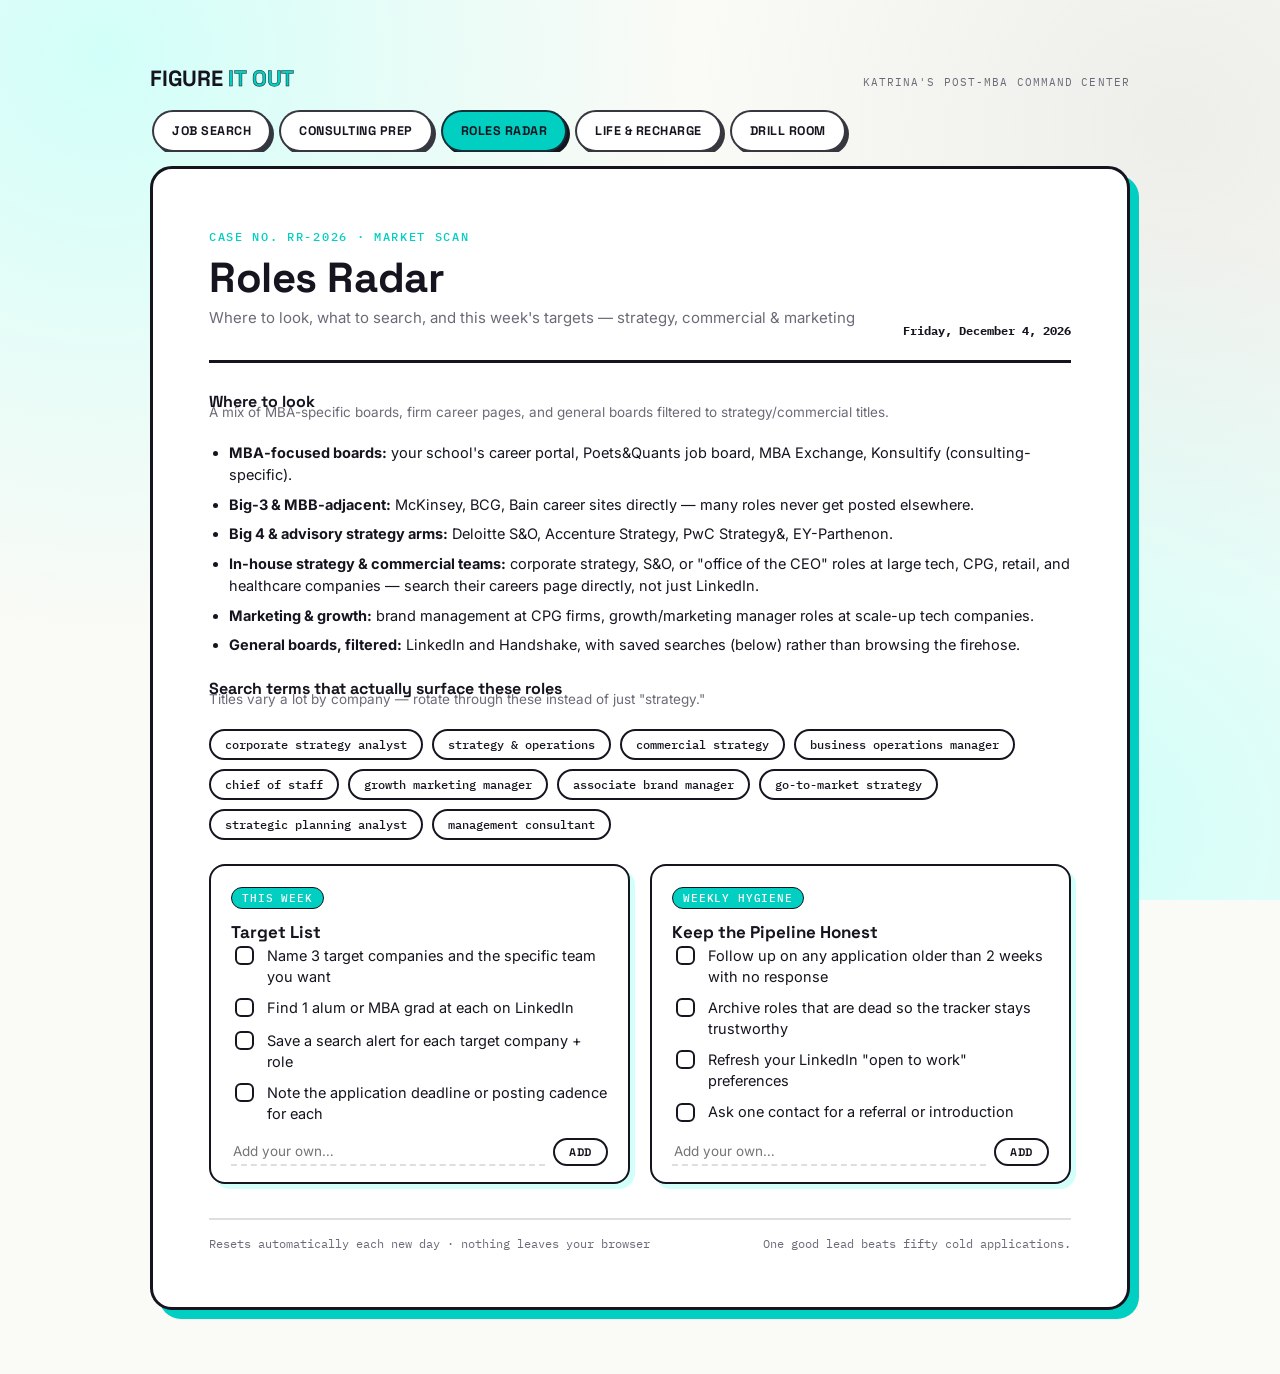
<file: roles.html>
<!DOCTYPE html>
<html lang="en">
<head>
<meta charset="UTF-8">
<meta name="viewport" content="width=device-width, initial-scale=1.0">
<title>Figure It Out — Roles Radar</title>
<link rel="preconnect" href="https://fonts.googleapis.com">
<link rel="preconnect" href="https://fonts.gstatic.com" crossorigin>
<link href="https://fonts.googleapis.com/css2?family=Space+Grotesk:wght@500;700&family=Inter:wght@400;500;600;700&family=IBM+Plex+Mono:wght@400;500&display=swap" rel="stylesheet">
<link rel="stylesheet" href="styles.css">
</head>
<body class="page-roles">
<div class="wrap">

  <div class="brand-row">
    <a href="index.html" class="brand">FIGURE <span>IT OUT</span></a>
    <span class="brand-tag">Katrina's post-MBA command center</span>
  </div>

  <nav class="folder-tabs">
    <a class="folder-tab" href="index.html">Job Search</a>
    <a class="folder-tab" href="prep.html">Consulting Prep</a>
    <a class="folder-tab active" href="roles.html">Roles Radar</a>
    <a class="folder-tab" href="life.html">Life &amp; Recharge</a>
    <a class="folder-tab" href="drills.html">Drill Room</a>
  </nav>

  <div class="sheet">
    <header class="masthead">
      <div>
        <span class="case-label">Case No. RR-2026 · Market Scan</span>
        <h1>Roles Radar</h1>
        <p class="subject">Where to look, what to search, and this week's targets — strategy, commercial &amp; marketing</p>
      </div>
      <div class="docket-meta">
        <div><strong id="today-date">—</strong></div>
      </div>
    </header>

    <h2 style="font-size:16px; margin-bottom:2px;">Where to look</h2>
    <p class="section-note">A mix of MBA-specific boards, firm career pages, and general boards filtered to strategy/commercial titles.</p>
    <ul class="resource-list">
      <li><strong>MBA-focused boards:</strong> your school's career portal, Poets&amp;Quants job board, MBA Exchange, Konsultify (consulting-specific).</li>
      <li><strong>Big-3 &amp; MBB-adjacent:</strong> McKinsey, BCG, Bain career sites directly — many roles never get posted elsewhere.</li>
      <li><strong>Big 4 &amp; advisory strategy arms:</strong> Deloitte S&amp;O, Accenture Strategy, PwC Strategy&amp;, EY-Parthenon.</li>
      <li><strong>In-house strategy &amp; commercial teams:</strong> corporate strategy, S&amp;O, or "office of the CEO" roles at large tech, CPG, retail, and healthcare companies — search their careers page directly, not just LinkedIn.</li>
      <li><strong>Marketing &amp; growth:</strong> brand management at CPG firms, growth/marketing manager roles at scale-up tech companies.</li>
      <li><strong>General boards, filtered:</strong> LinkedIn and Handshake, with saved searches (below) rather than browsing the firehose.</li>
    </ul>

    <h2 style="font-size:16px; margin-bottom:2px;">Search terms that actually surface these roles</h2>
    <p class="section-note">Titles vary a lot by company — rotate through these instead of just "strategy."</p>
    <div class="chip-list">
      <span class="chip">corporate strategy analyst</span>
      <span class="chip">strategy &amp; operations</span>
      <span class="chip">commercial strategy</span>
      <span class="chip">business operations manager</span>
      <span class="chip">chief of staff</span>
      <span class="chip">growth marketing manager</span>
      <span class="chip">associate brand manager</span>
      <span class="chip">go-to-market strategy</span>
      <span class="chip">strategic planning analyst</span>
      <span class="chip">management consultant</span>
    </div>

    <div class="card-grid">
      <div class="card" data-quad="targets">
        <span class="stamp" id="stamp-targets">CLOSED</span>
        <span class="tag">This week</span>
        <h2>Target List</h2>
        <ul class="tasks" data-list="targets">
          <li><label><input type="checkbox"><span>Name 3 target companies and the specific team you want</span></label></li>
          <li><label><input type="checkbox"><span>Find 1 alum or MBA grad at each on LinkedIn</span></label></li>
          <li><label><input type="checkbox"><span>Save a search alert for each target company + role</span></label></li>
          <li><label><input type="checkbox"><span>Note the application deadline or posting cadence for each</span></label></li>
        </ul>
        <div class="custom-row"><input type="text" placeholder="Add your own…"><button type="button">Add</button></div>
      </div>

      <div class="card" data-quad="hygiene">
        <span class="stamp" id="stamp-hygiene">CLOSED</span>
        <span class="tag">Weekly hygiene</span>
        <h2>Keep the Pipeline Honest</h2>
        <ul class="tasks" data-list="hygiene">
          <li><label><input type="checkbox"><span>Follow up on any application older than 2 weeks with no response</span></label></li>
          <li><label><input type="checkbox"><span>Archive roles that are dead so the tracker stays trustworthy</span></label></li>
          <li><label><input type="checkbox"><span>Refresh your LinkedIn "open to work" preferences</span></label></li>
          <li><label><input type="checkbox"><span>Ask one contact for a referral or introduction</span></label></li>
        </ul>
        <div class="custom-row"><input type="text" placeholder="Add your own…"><button type="button">Add</button></div>
      </div>
    </div>

    <footer class="site-footer">
      <span>Resets automatically each new day · nothing leaves your browser</span>
      <span>One good lead beats fifty cold applications.</span>
    </footer>
  </div>
</div>

<script>
(function(){
  const today = new Date();
  document.getElementById('today-date').textContent = today.toLocaleDateString(undefined, { weekday: 'long', year: 'numeric', month: 'long', day: 'numeric' });

  const storageKey = 'roles-' + today.toISOString().slice(0,10);
  const customKey = storageKey + '-custom';

  const saved = JSON.parse(localStorage.getItem(storageKey) || '{}');
  const checkboxes = Array.from(document.querySelectorAll('.tasks input[type="checkbox"]'));
  checkboxes.forEach((box, i) => { box.dataset.idx = i; if (saved[i]) box.checked = true; });

  function quadIdFor(box){ return box.closest('.card').dataset.quad; }
  function updateStamp(quad){
    const list = document.querySelector('.tasks[data-list="' + quad + '"]');
    const boxes = list.querySelectorAll('input[type="checkbox"]');
    const allDone = boxes.length > 0 && Array.from(boxes).every(b => b.checked);
    document.getElementById('stamp-' + quad).classList.toggle('show', allDone);
  }
  function persist(){
    const state = {};
    checkboxes.forEach((b, i) => { state[i] = b.checked; });
    localStorage.setItem(storageKey, JSON.stringify(state));
  }
  checkboxes.forEach(box => {
    box.addEventListener('change', () => { persist(); updateStamp(quadIdFor(box)); });
  });
  ['targets','hygiene'].forEach(updateStamp);

  const customTasks = JSON.parse(localStorage.getItem(customKey) || '{}');
  function addCustomTask(quad, text, list){
    const li = document.createElement('li');
    const label = document.createElement('label');
    const input = document.createElement('input');
    input.type = 'checkbox';
    const span = document.createElement('span');
    span.textContent = text;
    label.appendChild(input); label.appendChild(span); li.appendChild(label); list.appendChild(li);
    checkboxes.push(input);
    input.addEventListener('change', () => { persist(); updateStamp(quad); });
  }
  document.querySelectorAll('.custom-row').forEach(row => {
    const card = row.closest('.card');
    const quad = card.dataset.quad;
    const list = card.querySelector('.tasks');
    const input = row.querySelector('input[type="text"]');
    const button = row.querySelector('button');
    (customTasks[quad] || []).forEach(text => addCustomTask(quad, text, list));
    function submit(){
      const text = input.value.trim();
      if (!text) return;
      addCustomTask(quad, text, list);
      customTasks[quad] = customTasks[quad] || [];
      customTasks[quad].push(text);
      localStorage.setItem(customKey, JSON.stringify(customTasks));
      input.value = '';
      updateStamp(quad);
    }
    button.addEventListener('click', submit);
    input.addEventListener('keydown', e => { if (e.key === 'Enter') submit(); });
  });
})();
</script>
</body>
</html>
</file>
<file: styles.css>
:root{
  --bg:#FAFAF6;
  --paper:#FFFFFF;
  --ink:#15141F;
  --muted:#6B6B78;
  --line: rgba(21,20,31,0.85);
  --line-soft: rgba(21,20,31,0.14);
  --good:#1FBF6B;
  --bad:#FF3B5C;
  --accent:#FF2E93;
  --accent-soft:#FFE0F0;
}

body.page-jobs  { --accent:#FF2E93; --accent-soft:#FFE0F0; }
body.page-prep  { --accent:#FFC400; --accent-soft:#FFF6CC; }
body.page-roles { --accent:#00CFC1; --accent-soft:#D2FFF9; }
body.page-life  { --accent:#5FCB2E; --accent-soft:#E4FFD2; }
body.page-drills{ --accent:#FF6A00; --accent-soft:#FFE4CC; }

*{ box-sizing: border-box; }
html{ scroll-behavior: smooth; }

body{
  margin:0;
  background:
    radial-gradient(circle at 8% 6%, var(--accent-soft), transparent 40%),
    radial-gradient(circle at 92% 14%, rgba(0,0,0,0.05), transparent 35%),
    radial-gradient(circle at 85% 92%, var(--accent-soft), transparent 45%),
    var(--bg);
  background-attachment: fixed;
  color: var(--ink);
  font-family: 'Inter', sans-serif;
  min-height: 100vh;
  padding: clamp(20px, 5vw, 64px) clamp(16px, 4vw, 48px);
}

@media (prefers-reduced-motion: reduce){
  *{ animation-duration: 0.001ms !important; animation-iteration-count: 1 !important; transition-duration: 0.001ms !important; }
}

.wrap{ max-width: 980px; margin: 0 auto; }

.brand-row{
  display:flex;
  align-items: baseline;
  justify-content: space-between;
  gap: 16px;
  margin-bottom: 18px;
  flex-wrap: wrap;
}

.brand{
  font-family:'Space Grotesk', sans-serif;
  font-weight: 700;
  font-size: 22px;
  color: var(--ink);
  letter-spacing: -0.01em;
  text-decoration: none;
}
.brand span{
  color: var(--accent);
  -webkit-text-stroke: 0.5px var(--ink);
}

.brand-tag{
  font-family:'IBM Plex Mono', monospace;
  font-size: 11px;
  letter-spacing: 0.1em;
  text-transform: uppercase;
  color: var(--muted);
}

.folder-tabs{
  display:flex;
  gap: 8px;
  padding: 0 2px;
  overflow-x: auto;
  position: relative;
  z-index: 1;
  scrollbar-width: none;
  margin-bottom: 14px;
}
.folder-tabs::-webkit-scrollbar{ display:none; }

.folder-tab{
  flex: 0 0 auto;
  padding: 11px 18px;
  font-family:'Space Grotesk', sans-serif;
  font-size: 12.5px;
  font-weight: 700;
  text-transform: uppercase;
  letter-spacing: 0.04em;
  color: var(--ink);
  background: var(--paper);
  text-decoration: none;
  border: 2.5px solid var(--line);
  border-radius: 999px;
  transition: transform 0.15s ease, box-shadow 0.15s ease, background 0.15s ease;
  white-space: nowrap;
  box-shadow: 3px 3px 0 var(--line);
}
.folder-tab:hover{ transform: translate(-1px,-1px); box-shadow: 4px 4px 0 var(--line); }
.folder-tab.active{
  background: var(--accent);
  box-shadow: 3px 3px 0 var(--ink);
}

.sheet{
  background: var(--paper);
  border: 3px solid var(--ink);
  border-radius: 22px;
  box-shadow: 9px 9px 0 var(--accent);
  padding: clamp(24px, 5vw, 56px);
  position: relative;
  opacity: 0;
  animation: rise 0.6s ease-out forwards;
}

@keyframes rise{
  from{ opacity:0; transform: translateY(14px); }
  to{ opacity:1; transform: translateY(0); }
}

header.masthead{
  display:flex;
  justify-content: space-between;
  align-items: flex-end;
  gap: 24px;
  border-bottom: 3px solid var(--ink);
  padding-bottom: 18px;
  margin-bottom: 28px;
  flex-wrap: wrap;
}

.case-label{
  font-family:'IBM Plex Mono', monospace;
  font-size: 12px;
  letter-spacing: 0.14em;
  text-transform: uppercase;
  color: var(--accent);
  font-weight: 500;
}

h1{
  font-family:'Space Grotesk', sans-serif;
  font-weight: 700;
  font-size: clamp(28px, 4vw, 42px);
  margin: 6px 0 0;
  color: var(--ink);
  letter-spacing: -0.01em;
}

h2{
  font-family:'Space Grotesk', sans-serif;
  color: var(--ink);
}

.subject{
  font-family:'Inter', sans-serif;
  color: var(--muted);
  margin-top: 4px;
  font-size: 15px;
}

.docket-meta{
  text-align: right;
  font-family:'IBM Plex Mono', monospace;
  font-size: 12px;
  color: var(--muted);
  line-height: 1.8;
}
.docket-meta strong{ color: var(--ink); }

.mantra{
  margin: 26px 0 34px;
  padding: 16px 20px;
  border: 2px solid var(--ink);
  border-radius: 14px;
  background: var(--accent-soft);
  font-weight: 600;
  font-size: 16px;
  color: var(--ink);
}

.progress-row{
  display:flex;
  align-items:center;
  gap: 14px;
  margin-bottom: 30px;
  font-family:'IBM Plex Mono', monospace;
  font-size: 12px;
  color: var(--muted);
}
.progress-track{
  flex:1;
  height: 12px;
  background: var(--bg);
  border: 2px solid var(--ink);
  border-radius: 999px;
  overflow:hidden;
}
.progress-fill{
  height:100%;
  width:0%;
  background: var(--accent);
  transition: width 0.4s ease;
}

.matrix-axes{ display:grid; grid-template-columns: 34px 1fr; gap: 0; }
.y-axis-label{
  writing-mode: vertical-rl;
  transform: rotate(180deg);
  text-align:center;
  font-family:'IBM Plex Mono', monospace;
  font-size: 11px;
  letter-spacing: 0.14em;
  text-transform: uppercase;
  color: var(--muted);
  align-self: stretch;
  display:flex;
  align-items:center;
  justify-content:center;
}
.x-axis-label{
  text-align:center;
  font-family:'IBM Plex Mono', monospace;
  font-size: 11px;
  letter-spacing: 0.14em;
  text-transform: uppercase;
  color: var(--muted);
  margin: 14px 0 4px;
}

.card-grid{
  display:grid;
  grid-template-columns: 1fr 1fr;
  gap: 20px;
}
.card-grid.single{ grid-template-columns: 1fr; }
.card-grid.thirds{ grid-template-columns: repeat(3, 1fr); }

.card{
  background: var(--paper);
  border: 2.5px solid var(--ink);
  border-radius: 16px;
  padding: 20px 20px 16px;
  position: relative;
  opacity: 0;
  animation: rise 0.6s ease-out forwards;
  box-shadow: 5px 5px 0 var(--accent-soft);
  transition: transform 0.15s ease, box-shadow 0.15s ease;
}
.card:hover{ transform: translate(-2px,-2px); box-shadow: 7px 7px 0 var(--accent-soft); }
.card:nth-child(1){ animation-delay: 0.05s; }
.card:nth-child(2){ animation-delay: 0.12s; }
.card:nth-child(3){ animation-delay: 0.19s; }
.card:nth-child(4){ animation-delay: 0.26s; }

.card h2, .quadrant h2{
  font-size: 17px;
  margin: 0 0 2px;
}

.tag{
  font-family:'IBM Plex Mono', monospace;
  font-size: 10.5px;
  color: var(--paper);
  background: var(--accent);
  border: 1.5px solid var(--ink);
  text-transform: uppercase;
  letter-spacing: 0.08em;
  display:inline-block;
  padding: 3px 10px;
  border-radius: 999px;
  margin-bottom: 12px;
  font-weight: 500;
}

ul.tasks{ list-style:none; margin:0; padding:0; }
ul.tasks li{ margin-bottom: 10px; }
ul.tasks label{
  display:flex;
  align-items: flex-start;
  gap: 10px;
  cursor:pointer;
  font-size: 14.5px;
  line-height: 1.45;
  color: var(--ink);
}
ul.tasks input[type="checkbox"]{
  appearance: none;
  -webkit-appearance: none;
  width: 19px;
  height: 19px;
  min-width:19px;
  margin-top: 1px;
  border: 2px solid var(--ink);
  border-radius: 6px;
  background: var(--paper);
  position: relative;
  cursor:pointer;
  transition: transform 0.12s ease;
}
ul.tasks input[type="checkbox"]:checked{
  background: var(--accent);
  transform: scale(1.08);
}
ul.tasks input[type="checkbox"]:checked::after{
  content:"";
  position:absolute;
  left: 5.5px; top: 1.5px;
  width: 5px; height: 10px;
  border: solid var(--ink);
  border-width: 0 2.5px 2.5px 0;
  transform: rotate(40deg);
}
ul.tasks input[type="checkbox"]:focus-visible{ outline: 2px solid var(--ink); outline-offset: 2px; }
ul.tasks span{ transition: color 0.2s ease; }
ul.tasks input[type="checkbox"]:checked ~ span{
  color: var(--muted);
  text-decoration: line-through;
  text-decoration-color: var(--accent);
  text-decoration-thickness: 2px;
}

.custom-row{ display:flex; gap: 8px; margin-top: 14px; }
.custom-row input[type="text"]{
  flex:1;
  border: none;
  border-bottom: 2px dashed var(--line-soft);
  background: transparent;
  font-family:'Inter', sans-serif;
  font-size: 13.5px;
  padding: 4px 2px;
  color: var(--ink);
}
.custom-row input[type="text"]:focus{ outline:none; border-bottom-color: var(--accent); }
.custom-row button{
  font-family:'Space Grotesk', sans-serif;
  font-weight: 700;
  font-size: 11px;
  text-transform: uppercase;
  letter-spacing: 0.06em;
  border: 2px solid var(--ink);
  border-radius: 999px;
  background: var(--paper);
  color: var(--ink);
  padding: 5px 14px;
  cursor:pointer;
  transition: background 0.15s ease, color 0.15s ease;
}
.custom-row button:hover{ background: var(--ink); color: var(--paper); }

.stamp{
  position:absolute; top: 16px; right: 16px;
  font-family:'Space Grotesk', sans-serif;
  font-weight: 700; font-size: 12.5px;
  letter-spacing: 0.04em;
  color: var(--ink);
  background: var(--accent);
  border: 2px solid var(--ink);
  padding: 4px 11px;
  transform: rotate(6deg);
  border-radius: 999px;
  opacity: 0;
  transition: opacity 0.3s ease;
  pointer-events:none;
}
.stamp.show{ opacity: 1; animation: stampIn 0.35s ease-out; }
@keyframes stampIn{
  from{ opacity:0; transform: rotate(6deg) scale(1.6); }
  to{ opacity:1; transform: rotate(6deg) scale(1); }
}

.stat-row{
  display:flex;
  gap: 14px;
  flex-wrap: wrap;
  margin-bottom: 26px;
}
.stat-box{
  flex: 1 1 120px;
  background: var(--accent-soft);
  border: 2.5px solid var(--ink);
  border-radius: 14px;
  padding: 12px 14px;
  text-align:center;
}
.stat-box .num{
  font-family:'Space Grotesk', sans-serif;
  font-weight: 700;
  font-size: 27px;
  color: var(--ink);
  display:block;
}
.stat-box .lbl{
  font-family:'IBM Plex Mono', monospace;
  font-size: 10.5px;
  text-transform: uppercase;
  letter-spacing: 0.08em;
  color: var(--muted);
}

.chip-list{ display:flex; flex-wrap:wrap; gap: 9px; margin: 10px 0 24px; }
.chip{
  font-family:'IBM Plex Mono', monospace;
  font-size: 12px;
  font-weight: 500;
  border: 2px solid var(--ink);
  color: var(--ink);
  background: var(--paper);
  padding: 6px 14px;
  border-radius: 999px;
  cursor: default;
}
.chip.selectable{ cursor:pointer; transition: background 0.15s ease, transform 0.15s ease; }
.chip.selectable:hover{ background: var(--accent-soft); transform: translateY(-1px); }
.chip.selectable.active{ background: var(--accent); }

.resource-list{ margin: 0 0 22px; padding-left: 20px; }
.resource-list li{ margin-bottom: 8px; font-size: 14.5px; line-height: 1.5; }
.resource-list strong{ color: var(--ink); }

.section-note{ font-size: 13.5px; color: var(--muted); margin: -10px 0 22px; }
.section-note a{ color: var(--ink); font-weight: 600; }

footer.site-footer{
  margin-top: 34px;
  padding-top: 16px;
  border-top: 2px solid var(--line-soft);
  display:flex;
  justify-content: space-between;
  flex-wrap: wrap;
  gap: 10px;
  font-family:'IBM Plex Mono', monospace;
  font-size: 11.5px;
  color: var(--muted);
}

/* Drill Room */
.drill-card{
  background: var(--paper);
  border: 2.5px solid var(--ink);
  border-radius: 18px;
  box-shadow: 6px 6px 0 var(--accent-soft);
  padding: 30px clamp(18px, 5vw, 40px);
  text-align:center;
}
.drill-prompt{
  font-family:'Space Grotesk', sans-serif;
  font-weight: 700;
  font-size: clamp(20px, 3.4vw, 30px);
  color: var(--ink);
  margin: 10px 0 22px;
  min-height: 2.4em;
  display:flex;
  align-items:center;
  justify-content:center;
}
.drill-input-row{
  display:flex;
  gap: 10px;
  justify-content:center;
  margin-bottom: 16px;
}
.drill-input-row input[type="text"]{
  font-family:'IBM Plex Mono', monospace;
  font-size: 18px;
  text-align:center;
  width: 180px;
  padding: 10px 12px;
  border: 2.5px solid var(--ink);
  border-radius: 12px;
  background: var(--bg);
  color: var(--ink);
}
.drill-input-row input[type="text"]:focus{ outline: 2px solid var(--accent); outline-offset: 1px; }
.btn{
  font-family:'Space Grotesk', sans-serif;
  font-weight: 700;
  font-size: 13.5px;
  text-transform: uppercase;
  letter-spacing: 0.05em;
  background: var(--accent);
  color: var(--ink);
  border: 2.5px solid var(--ink);
  border-radius: 999px;
  padding: 10px 22px;
  cursor:pointer;
  box-shadow: 3px 3px 0 var(--ink);
  transition: transform 0.12s ease, box-shadow 0.12s ease;
}
.btn:hover{ transform: translate(-1px,-1px); box-shadow: 4px 4px 0 var(--ink); }
.btn:active{ transform: translate(1px,1px); box-shadow: 1px 1px 0 var(--ink); }
.btn.ghost{
  background: var(--paper);
  color: var(--ink);
}

.drill-feedback{
  min-height: 3.2em;
  font-size: 14.5px;
  margin-bottom: 14px;
}
.drill-feedback .verdict{
  font-family:'Space Grotesk', sans-serif;
  font-weight: 700;
  display:block;
  margin-bottom: 4px;
}
.drill-feedback.correct .verdict{ color: var(--good); }
.drill-feedback.wrong .verdict{ color: var(--bad); }

.drill-graph{ margin: 0 auto 18px; }
.drill-graph rect{ fill: var(--accent); stroke: var(--ink); stroke-width: 2; }
.drill-graph text{ font-family:'IBM Plex Mono', monospace; fill: var(--ink); font-size: 11px; }

@media (max-width: 640px){
  .card-grid, .card-grid.thirds{ grid-template-columns: 1fr; }
  .matrix-axes{ grid-template-columns: 0; }
  .y-axis-label{ display:none; }
  .docket-meta{ text-align:left; }
  header.masthead{ flex-direction: column; align-items: flex-start; }
  .drill-input-row{ flex-direction: column; align-items:center; }
  .drill-input-row input[type="text"]{ width: 220px; }
}
</file>
